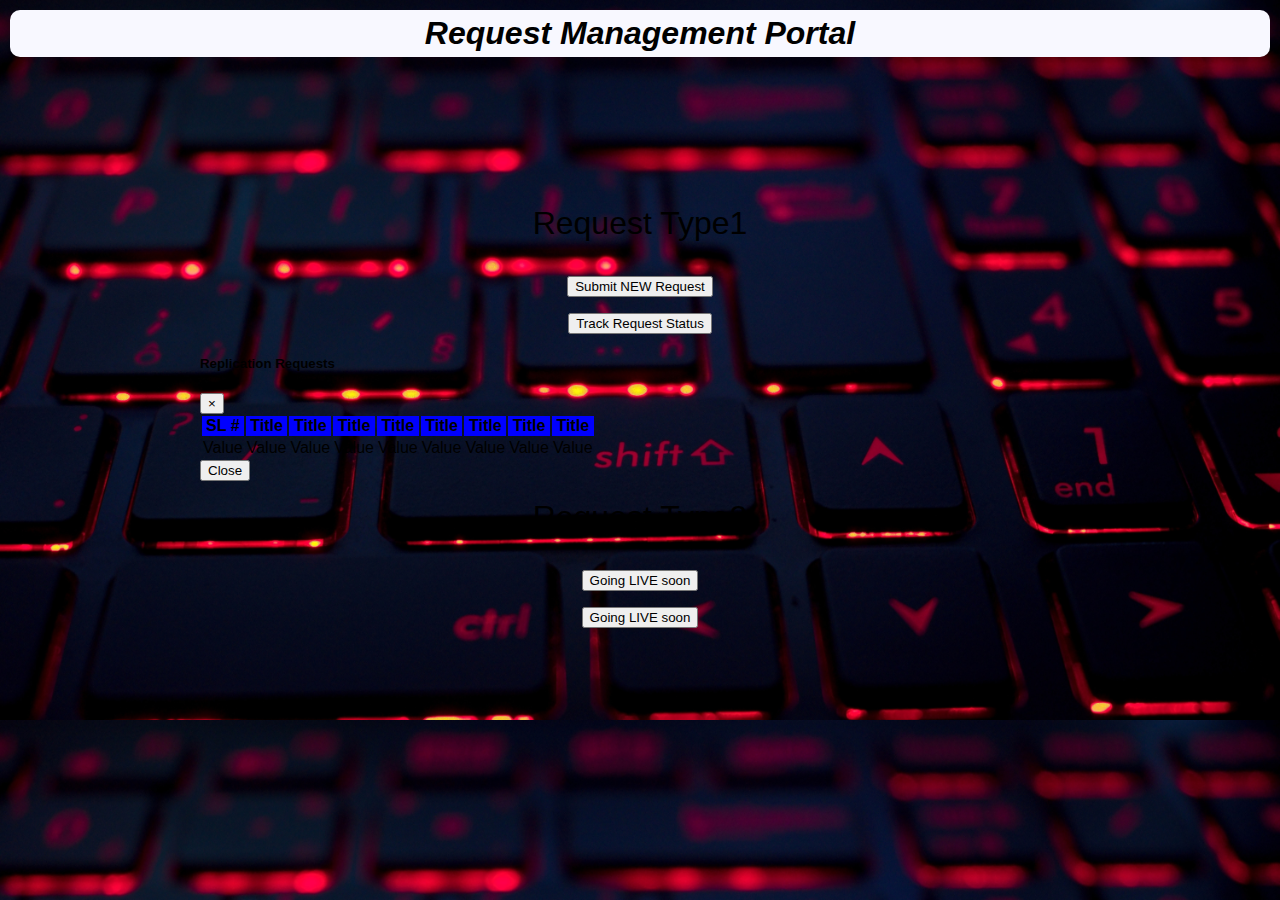
<file: index.html>
<!DOCTYPE html>
<html lang="en">
<head>
    <meta charset="UTF-8">
    <meta name="viewport" content="width=device-width, initial-scale=1.0">
    <title>Request Management Portal</title>
    <link rel='stylesheet' type='text/css' media='screen' href='ReqMangement1.css'>
    <link rel="stylesheet" href="https://stackpath.bootstrapcdn.com/bootstrap/4.5.0/css/bootstrap.min.css" integrity="sha384-9aIt2nRpC12Uk9gS9baDl411NQApFmC26EwAOH8WgZl5MYYxFfc+NcPb1dKGj7Sk" crossorigin="anonymous">
    <script src="https://code.jquery.com/jquery-3.5.1.slim.min.js" integrity="sha384-DfXdz2htPH0lsSSs5nCTpuj/zy4C+OGpamoFVy38MVBnE+IbbVYUew+OrCXaRkfj" crossorigin="anonymous"></script>
    <script src="https://cdn.jsdelivr.net/npm/popper.js@1.16.0/dist/umd/popper.min.js" integrity="sha384-Q6E9RHvbIyZFJoft+2mJbHaEWldlvI9IOYy5n3zV9zzTtmI3UksdQRVvoxMfooAo" crossorigin="anonymous"></script>
    <script src="https://stackpath.bootstrapcdn.com/bootstrap/4.5.0/js/bootstrap.min.js" integrity="sha384-OgVRvuATP1z7JjHLkuOU7Xw704+h835Lr+6QL9UvYjZE3Ipu6Tp75j7Bh/kR0JKI" crossorigin="anonymous"></script>

    <script>
        function redirectToReplication() {
          document.location.href='ReplicationRequest.html';
        }
    </script>

    <Style>
        body{
            background-image:url("bg2.jpg");
            background-size: cover;
        }
        .row-CSS{
           margin: 30px 200px;
        }
    </Style>
</head>
<body>
    <h1 class="head-indexpage">Request Management Portal</h1>
    <br><br><br><br><br><br>
    <div class="row-CSS row">
    <div class="col-xs-6 col-sm-6 col-md-6 col-lg-6 col-xl-6 ">
        <div class="card" style="width: auto;">
            <div class="card-header" style="text-align: center; font-size: xx-large;">
                Request Type1
            </div>
            <br>
                <p class="card-text" style="text-align: center;">
                  <button type="button" class="btn btn-dark" onclick="redirectToReplication()" style="" data-toggle="" data-target="">
                     Submit NEW Request
                    </button>
                </p>
                
                <p class="card-text" style="text-align: center;">
                    <button type="button" class="btn btn-success" onclick="redirectToXlink()" data-toggle="modal" data-target="#Track-Replication-Req">
                       Track Request Status
                    </button>
                </p>
                <div class="modal fade" id="Track-Replication-Req" tabindex="-1" role="dialog" aria-labelledby="Track-Replication-Req-label" aria-hidden="true">
                    <div class="modal-dialog modal-dialog-scrollable modal-xl">
                        <div class="modal-content">
                            <div class="modal-header">
                                <h5 class="modal-title" id="Track-Replication-Req-label">Replication Requests</h5>
                                <button type="button" class="close" data-dismiss="modal" aria-label="Close">
                                <span aria-hidden="true">&times;</span>
                                </button>
                            </div>
                            <div class="modal-body">
                                <table class="table table-striped table-dark" style="border-radius: 10px;">
                                    <thead>
                                        <th data-field="Serial" bgcolor="blue">SL #</th>
                                        <th data-field="Time" data-sortable="true" bgcolor="blue">Title</th>
                                        <th data-field="Request" bgcolor="blue">Title</th>
                                        <th data-field="UiPath_Job_Name" bgcolor="blue">Title</th>
                                        <th data-field="Sender" bgcolor="blue">Title</th>
                                        <th data-field="Receiver" bgcolor="blue">Title</th>
                                        <th data-field="Msg-Type"bgcolor="blue">Title</th>
                                        <th data-field="Job-status"bgcolor="blue">Title</th>
                                        <th data-field="idoc-status"bgcolor="blue">Title</th>
                                      </thead>
                                      <tr>
                                          <td>Value</td>
                                          <td>Value</td>
                                          <td>Value</td>
                                          <td>Value</td>
                                          <td>Value</td>
                                          <td>Value</td>
                                          <td>Value</td>
                                          <td>Value</td>
                                          <td>Value</td>
                                      </tr>
                                </table>
                            </div>
                            <div class="modal-footer">
                                <button type="button" class="btn btn-secondary" data-dismiss="modal">Close</button>
                            </div>
                        </div>
                    </div>
                </div>
            <br>
          </div>
      </div>

      <div class="col-xs-6 col-sm-6 col-md-6 col-lg-6 col-xl-6 ">
        <div class="card" style="width: auto;">
            <div class="card-header" style="text-align: center; font-size: xx-large;">
                Request Type2
            </div>
            <br>
                <p class="card-text" style="text-align: center;">
                  <button type="button" class="btn btn-dark" onclick="" style="" data-toggle="modal" data-target="#exampleModal9927_1">
                     <!-- Submit NEW Request -->
                     Going LIVE soon
                    </button>
                </p>
                
                <p class="card-text" style="text-align: center;">
                    <button type="button" class="btn btn-success" onclick="" style="" data-toggle="modal" data-target="#exampleModal9927_1">
                       <!-- Track Request Status -->
                       Going LIVE soon
                    </button>
                </p>
            <br>
          </div>
      </div>
    </div>
</body>
</html>
</file>
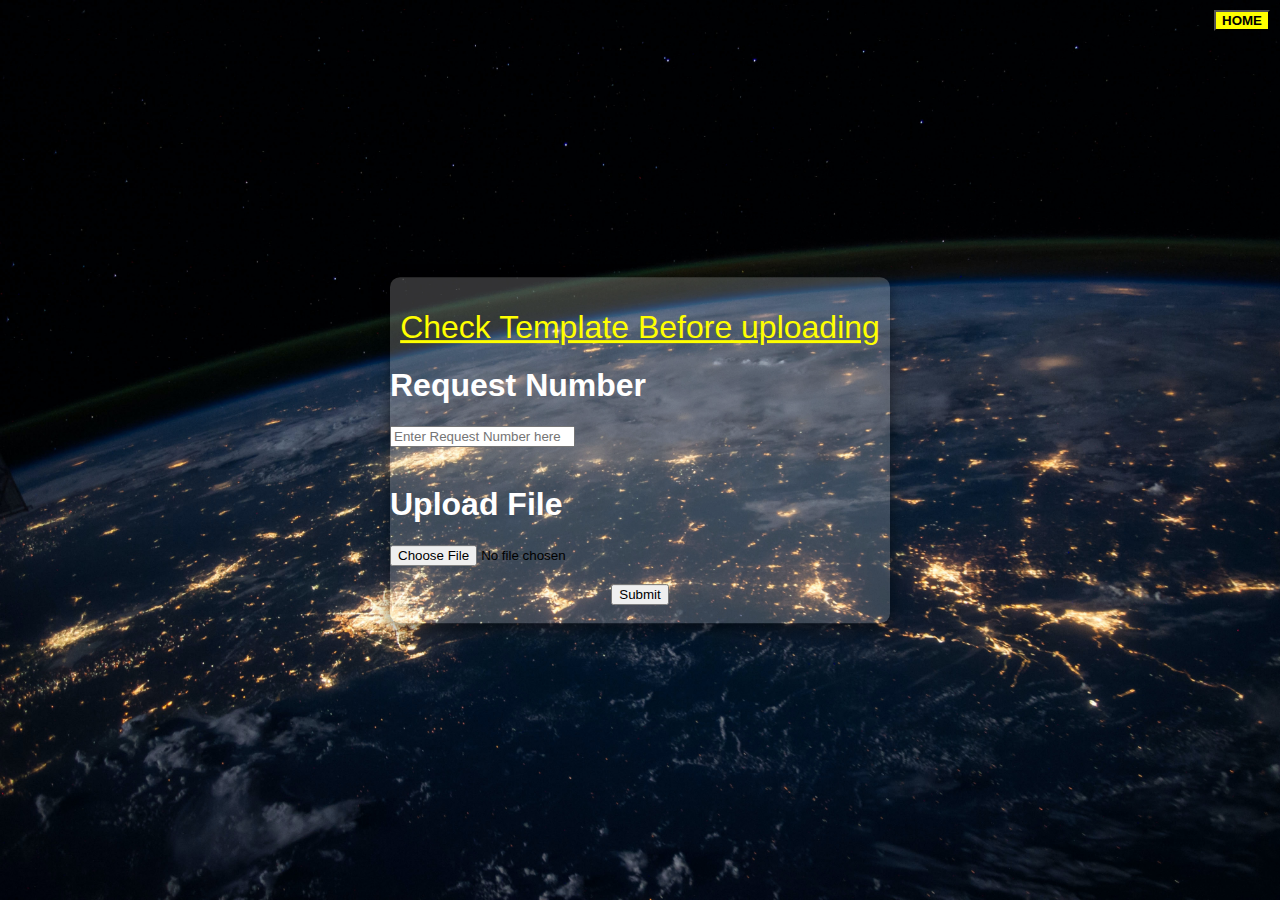
<file: ReplicationRequest.html>
<html>

<head>
    <title>Replication Request</title>
    <link rel='stylesheet' type='text/css' media='screen' href='ReqMangement1.css'>
    <link rel="stylesheet" href="https://stackpath.bootstrapcdn.com/bootstrap/4.5.0/css/bootstrap.min.css"
        integrity="sha384-9aIt2nRpC12Uk9gS9baDl411NQApFmC26EwAOH8WgZl5MYYxFfc+NcPb1dKGj7Sk" crossorigin="anonymous">
    <script src="https://code.jquery.com/jquery-3.5.1.slim.min.js"
        integrity="sha384-DfXdz2htPH0lsSSs5nCTpuj/zy4C+OGpamoFVy38MVBnE+IbbVYUew+OrCXaRkfj"
        crossorigin="anonymous"></script>
    <script src="https://cdn.jsdelivr.net/npm/popper.js@1.16.0/dist/umd/popper.min.js"
        integrity="sha384-Q6E9RHvbIyZFJoft+2mJbHaEWldlvI9IOYy5n3zV9zzTtmI3UksdQRVvoxMfooAo"
        crossorigin="anonymous"></script>
    <script src="https://stackpath.bootstrapcdn.com/bootstrap/4.5.0/js/bootstrap.min.js"
        integrity="sha384-OgVRvuATP1z7JjHLkuOU7Xw704+h835Lr+6QL9UvYjZE3Ipu6Tp75j7Bh/kR0JKI"
        crossorigin="anonymous"></script>
    <Script>
        function redirectToHome() {
            document.location.href = 'index.html';
        }
        $(function () {
            $('[data-toggle1="tooltip"]').tooltip()
        })
    </Script>
</head>

<body>
    <nav style="padding: 10px;">
        <ul style="display: flex; list-style: none;margin: 0;">

            <li style="margin-left: auto;">
                <button class="btn btn-light" style="background-color: yellow; color: black; font-style: initial; "
                    data-placement="right" data-toggle1="tooltip" data-placement="left" title="GO TO HOME PAGE"
                    onclick="redirectToHome()"><b>HOME</b></button>
            </li>
        </ul>
    </nav>
    <br><br><br>
    <div class="container">
        <form method="post" action="FileUpload" enctype="multipart/form-data">
            <div class="centerBox">
                <p class="template-link"><a class="template-link"
                    href="" target="_blank">
                    <center>Check Template Before uploading</center></a>
                </p>

                <div class="form-row">
                    <div class="col-md-12 mb-6 text-center">
                        <label>
                            <h1 style="color: white;">Request Number</h1>
                        </label>
                        <input type="text" name="req" class="form-control form-control-lg"
                            placeholder="Enter Request Number here" required>
                    </div>
                </div>

                <br>
                <!-- file input -->
                <div class="form-row">
                    <div class="col-md-12 mb-6 text-center">
                        <label>
                            <h1 style="color: white;">Upload File</h1>
                        </label>
                        <input class="form-control form-control-lg" type="file" class="form-control-file" name="file"
                            required>
                    </div>
                </div>
                <br>
                <!-- <center><button class="btn btn-primary" type="submit">SUBMIT</button></center> -->
                <center><input type="submit" class="btn btn-primary"></center>
                <br>
            </div>
        </form>
    </div>
</body>

</html>
</file>
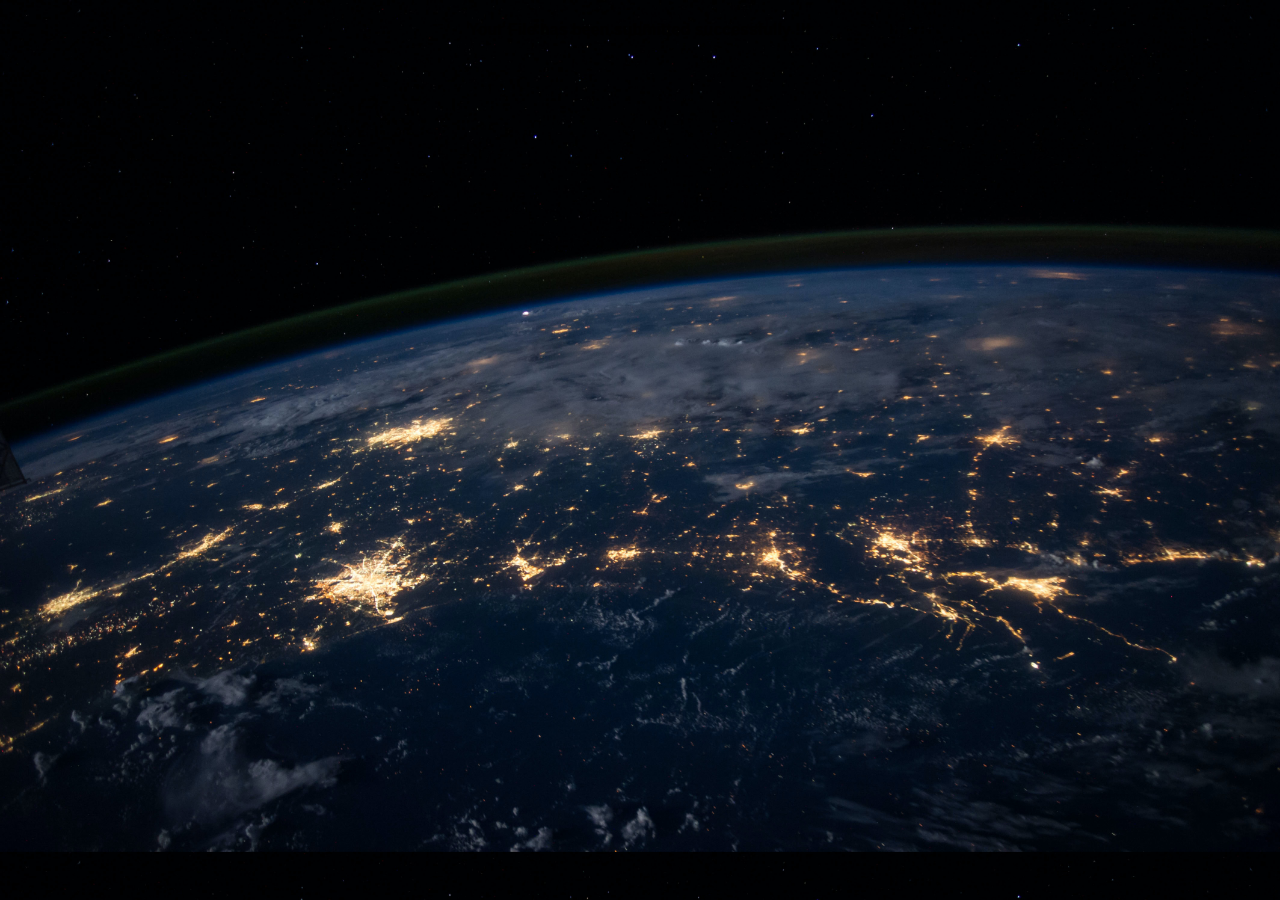
<file: Result.html>
<!DOCTYPE html>
<html lang="en">
<head>
    <meta charset="UTF-8">
    <meta name="viewport" content="width=device-width, initial-scale=1.0">
    <title>Result</title>
    <link rel='stylesheet' type='text/css' media='screen' href='ReqMangement1.css'>
    <link rel="stylesheet" href="https://stackpath.bootstrapcdn.com/bootstrap/4.5.0/css/bootstrap.min.css" integrity="sha384-9aIt2nRpC12Uk9gS9baDl411NQApFmC26EwAOH8WgZl5MYYxFfc+NcPb1dKGj7Sk" crossorigin="anonymous">
    <script src="https://code.jquery.com/jquery-3.5.1.slim.min.js" integrity="sha384-DfXdz2htPH0lsSSs5nCTpuj/zy4C+OGpamoFVy38MVBnE+IbbVYUew+OrCXaRkfj" crossorigin="anonymous"></script>
    <script src="https://cdn.jsdelivr.net/npm/popper.js@1.16.0/dist/umd/popper.min.js" integrity="sha384-Q6E9RHvbIyZFJoft+2mJbHaEWldlvI9IOYy5n3zV9zzTtmI3UksdQRVvoxMfooAo" crossorigin="anonymous"></script>
    <script src="https://stackpath.bootstrapcdn.com/bootstrap/4.5.0/js/bootstrap.min.js" integrity="sha384-OgVRvuATP1z7JjHLkuOU7Xw704+h835Lr+6QL9UvYjZE3Ipu6Tp75j7Bh/kR0JKI" crossorigin="anonymous"></script>
</head>
<body>
    <div class="alert alert-success" role="alert">
        <h4 class="alert-heading"><center>Your File has been submitted successfully !!!</center></h4>
      </div>
</body>
</html>
</file>
<file: ReqMangement1.css>
body {
    margin: 0 auto;
    font-family: Arial;
    /* background: linear-gradient(90deg,#FF5EDF 0%,#04C8DE 80%); */
    background-image:url("bg3.jpg");
    background-size: cover;
}
.centerBox{
    min-width: 500px;
    position: absolute;
    top: 50%;
    left: 50%;
    transform: translate(-50%,-50%);
    /* background-color: black; */
    background: rgba(255, 255, 255, .2);
    box-shadow: 0 5px 15px rgba(0,0,0, .5);
    border-color: aliceblue;
    border-radius: 10px;
    min-height: 200px;
}

.head-indexpage{
    background-color: ghostwhite;
    border-radius: 10px;
    padding: 5px;
    margin: 10px;
    text-align: center;
    font-style: italic;
}

.template-link{
    font-size: xx-large;
    color: yellow;
}
</file>
